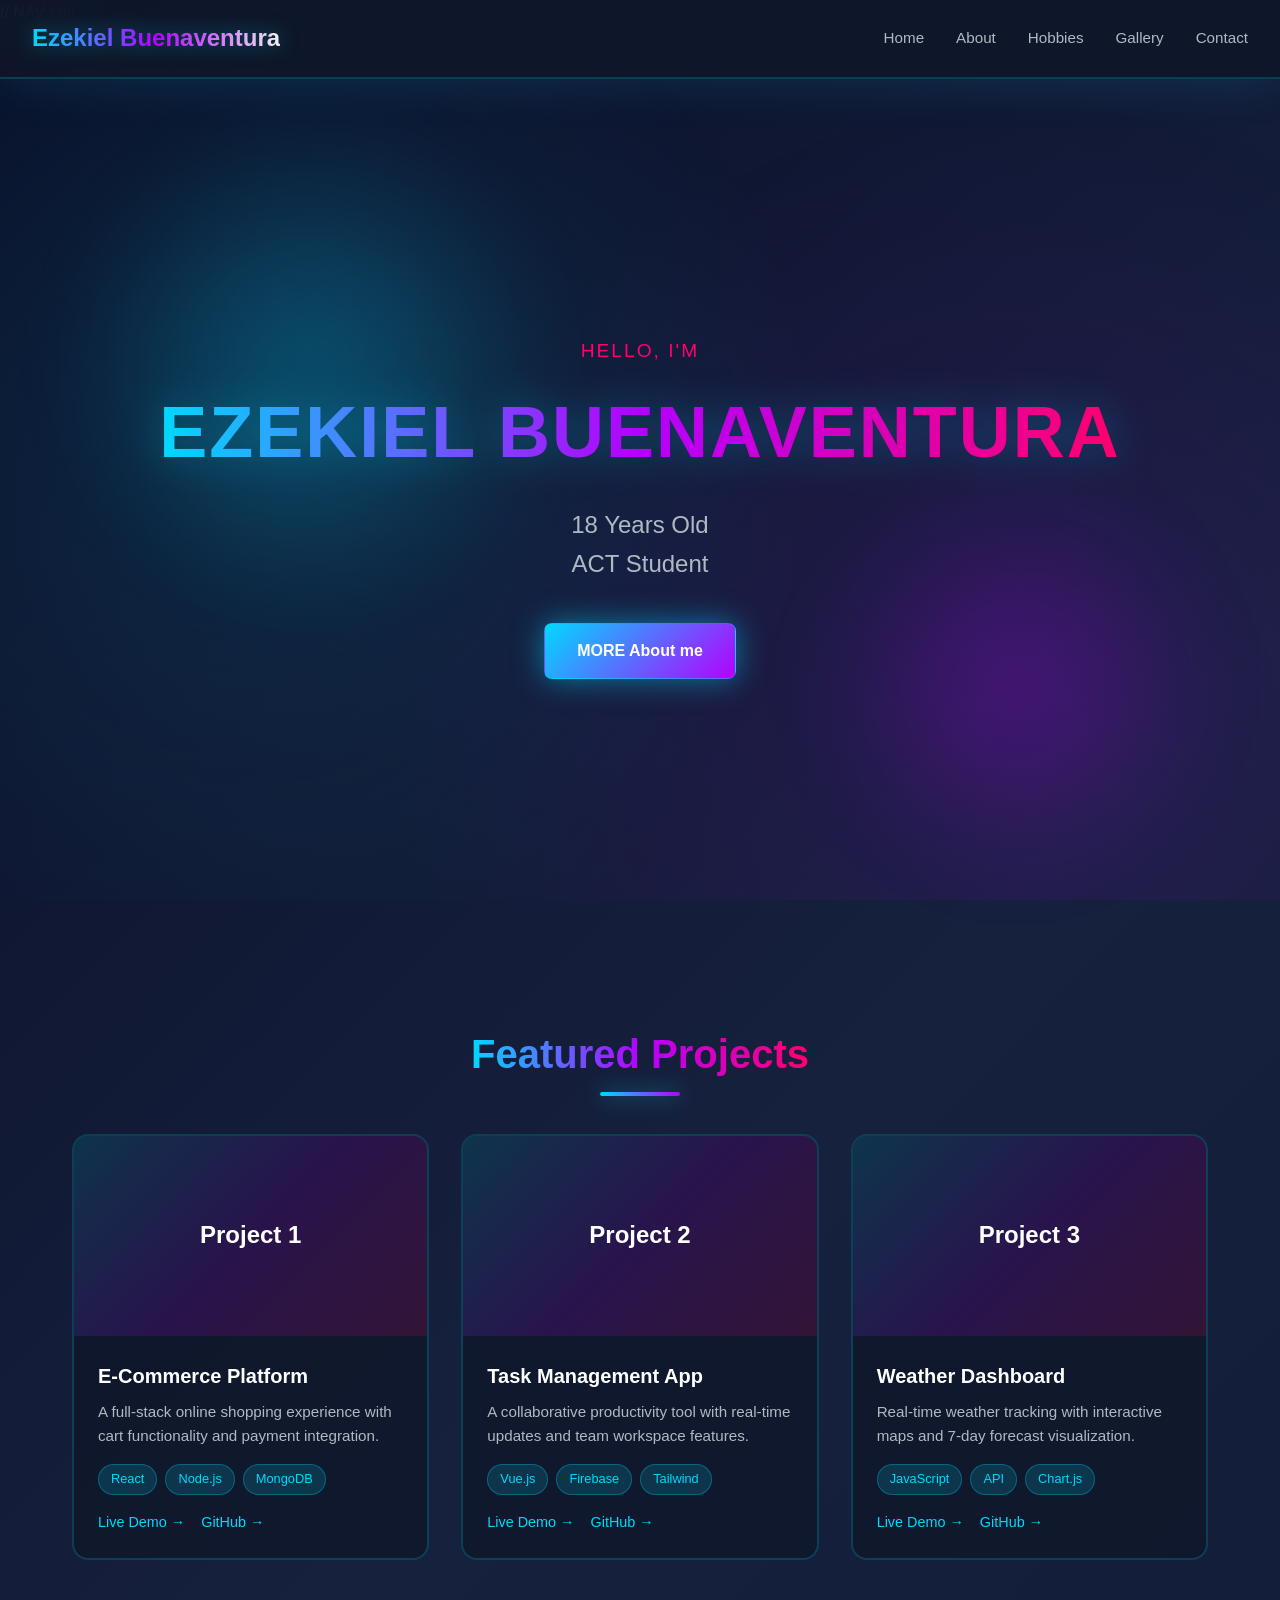
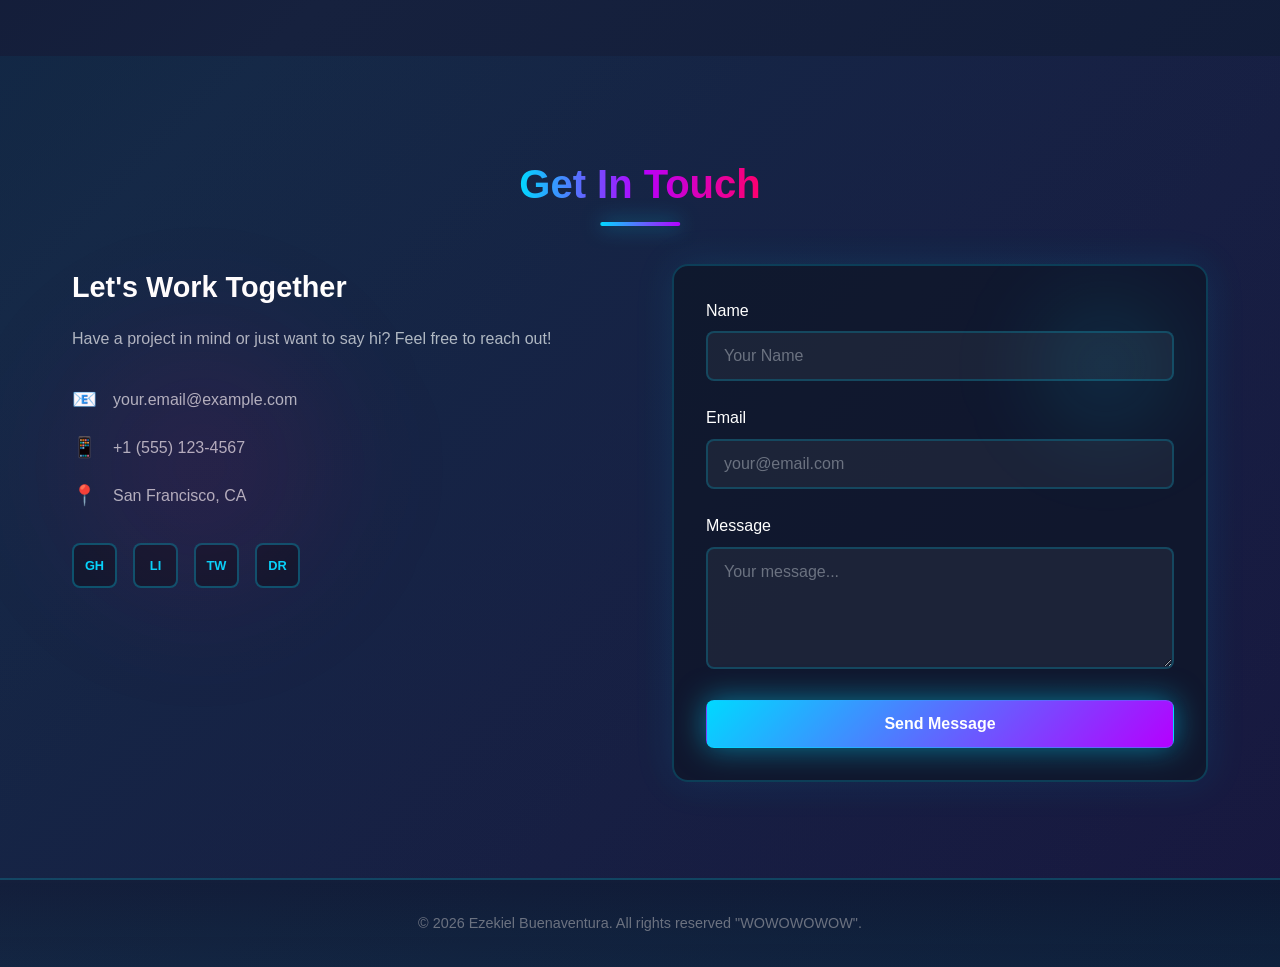
<file: WEBPERSONAL/index.html>
<!DOCTYPE html>
<html lang="en">
<head>
  <meta charset="UTF-8">
  <meta name="viewport" content="width=device-width, initial-scale=1.0">
  <title>My Portfolio</title>
  <link rel="stylesheet" href="style.css">
</head>
<body>

    // NAV ko//
  <nav class="navbar">
    <div class="nav-brand">Ezekiel Buenaventura</div>
    <div class="nav-links">
      <a href="index.html">Home</a>
      <a href="about.html">About</a>
      <a href="hobbies.html">Hobbies</a>
      <a href="gallery.html">Gallery</a>
      <a href="#contact">Contact</a>
    </div>
  </nav>

  <section id="home" class="hero">
    <div class="hero-content">
      <p class="hero-subtitle">Hello, I'm</p>
      <h3 class="hero-title">EZEKIEL BUENAVENTURA</h3>
      <p class="hero-description">18 Years Old<br>ACT Student</p>
      <div class="hero-buttons">
        <a href="about.html" class="btn btn-primary">MORE About me</a>
      </div>
    </div>
  </section>
  
  
  

  <section id="projects" class="projects">
    <div class="container">
      <h2 class="section-title">Featured Projects</h2>
      <div class="projects-grid">
        <div class="project-card">
          <div class="project-image">
            <div class="project-placeholder">Project 1</div>
          </div>
          <div class="project-info">
            <h3>E-Commerce Platform</h3>
            <p>A full-stack online shopping experience with cart functionality and payment integration.</p>
            <div class="project-tags">
              <span class="tag">React</span>
              <span class="tag">Node.js</span>
              <span class="tag">MongoDB</span>
            </div>
            <div class="project-links">
              <a href="#" class="project-link">Live Demo →</a>
              <a href="#" class="project-link">GitHub →</a>
            </div>
          </div>
        </div>
        <div class="project-card">
          <div class="project-image">
            <div class="project-placeholder">Project 2</div>
          </div>
          <div class="project-info">
            <h3>Task Management App</h3>
            <p>A collaborative productivity tool with real-time updates and team workspace features.</p>
            <div class="project-tags">
              <span class="tag">Vue.js</span>
              <span class="tag">Firebase</span>
              <span class="tag">Tailwind</span>
            </div>
            <div class="project-links">
              <a href="#" class="project-link">Live Demo →</a>
              <a href="#" class="project-link">GitHub →</a>
            </div>
          </div>
        </div>
        <div class="project-card">
          <div class="project-image">
            <div class="project-placeholder">Project 3</div>
          </div>
          <div class="project-info">
            <h3>Weather Dashboard</h3>
            <p>Real-time weather tracking with interactive maps and 7-day forecast visualization.</p>
            <div class="project-tags">
              <span class="tag">JavaScript</span>
              <span class="tag">API</span>
              <span class="tag">Chart.js</span>
            </div>
            <div class="project-links">
              <a href="#" class="project-link">Live Demo →</a>
              <a href="#" class="project-link">GitHub →</a>
            </div>
          </div>
        </div>
      </div>
    </div>
  </section>

  <section id="contact" class="contact">
    <div class="container">
      <h2 class="section-title">Get In Touch</h2>
      <div class="contact-content">
        <div class="contact-info">
          <h3>Let's Work Together</h3>
          <p>Have a project in mind or just want to say hi? Feel free to reach out!</p>
          <div class="contact-details">
            <div class="contact-item">
              <span class="contact-icon">📧</span>
              <span>your.email@example.com</span>
            </div>
            <div class="contact-item">
              <span class="contact-icon">📱</span>
              <span>+1 (555) 123-4567</span>
            </div>
            <div class="contact-item">
              <span class="contact-icon">📍</span>
              <span>San Francisco, CA</span>
            </div>
          </div>
          <div class="social-links">
            <a href="#" class="social-link" title="GitHub">GH</a>
            <a href="#" class="social-link" title="LinkedIn">LI</a>
            <a href="#" class="social-link" title="Twitter">TW</a>
            <a href="#" class="social-link" title="Dribbble">DR</a>
          </div>
        </div>
        <form class="contact-form" action="#" method="POST">
          <div class="form-group">
            <label for="name">Name</label>
            <input type="text" id="name" name="name" placeholder="Your Name" required>
          </div>
          <div class="form-group">
            <label for="email">Email</label>
            <input type="email" id="email" name="email" placeholder="your@email.com" required>
          </div>
          <div class="form-group">
            <label for="message">Message</label>
            <textarea id="message" name="message" rows="5" placeholder="Your message..." required></textarea>
          </div>
          <button type="submit" class="btn btn-primary btn-full">Send Message</button>
        </form>
      </div>
    </div>
  </section>

  <footer class="footer">
    <div class="container">
      <p>© 2026 Ezekiel Buenaventura. All rights reserved "WOWOWOWOW".</p>
    </div>
  </footer>

</body>
</html>
</file>
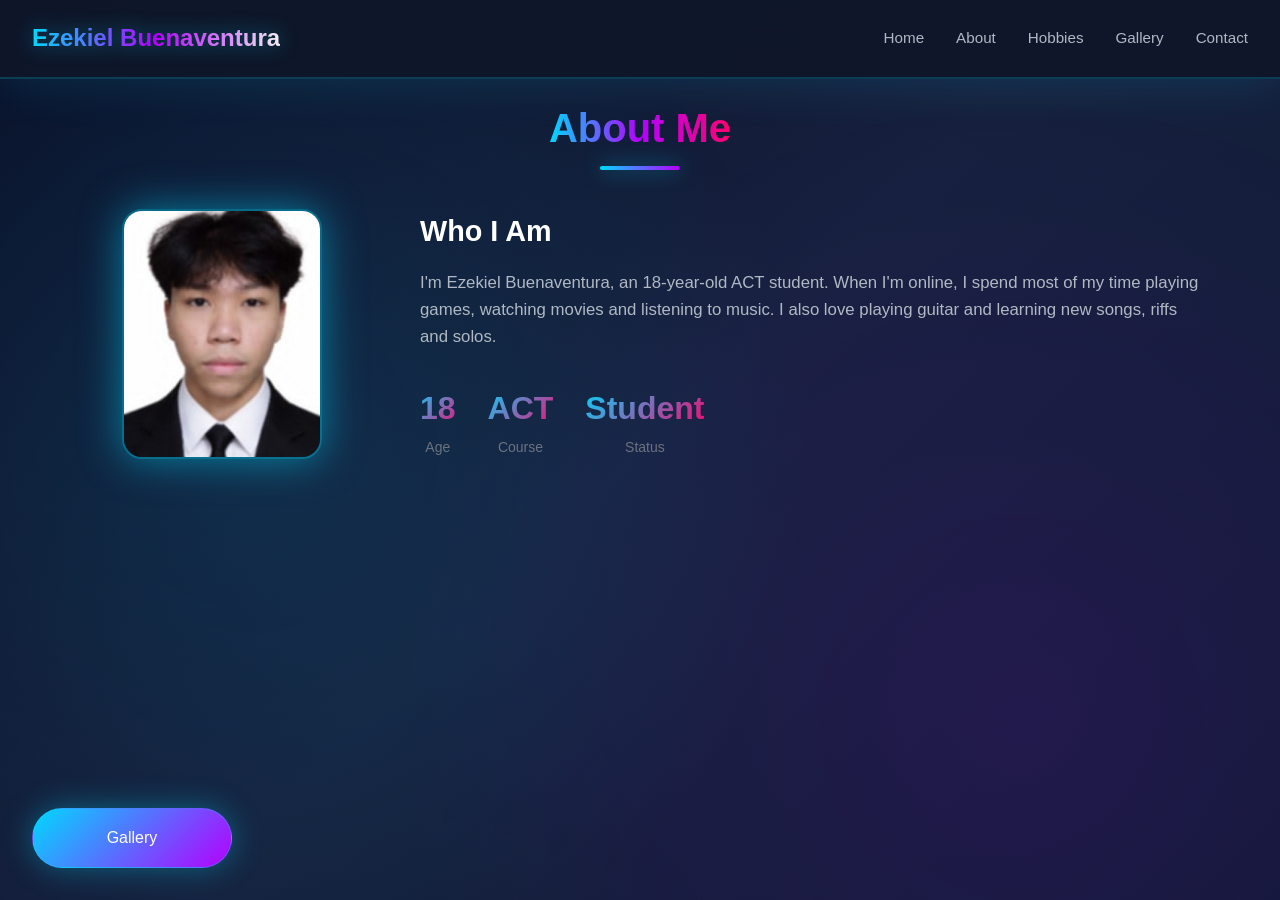
<file: WEBPERSONAL/about.html>
<!DOCTYPE html>
<html lang="en">
<head>
    <meta charset="UTF-8">
    <meta name="viewport" content="width=device-width, initial-scale=1.0">
    <title>About Me</title>
    <link rel="stylesheet" href="style.css">
</head>
<body>

  <nav class="navbar">
    <div class="nav-brand">Ezekiel Buenaventura</div>
    <div class="nav-links">
      <a href="index.html">Home</a>
      <a href="about.html">About</a>
      <a href="hobbies.html">Hobbies</a>
      <a href="gallery.html">Gallery</a>
      <a href="#contact">Contact</a>
    </div>
  </nav>

  <a class="gallery-button btn-primary" href="gallery.html">Gallery</a>

  <section id="about" class="about">
    <div class="container">
      <h2 class="section-title">About Me</h2>
      <div class="about-content">
        <div class="about-image">
          <img src="image/kiel.jpg" alt="My Photo" class="profile-img">
        </div>
        <div class="about-text">
          <h3>Who I Am</h3>
          <p>
            I'm Ezekiel Buenaventura, an 18-year-old ACT student. When I'm online, I spend most of my time playing games,
            watching movies and listening to music. I also love playing guitar and learning new songs, riffs and solos.
          </p>
          <div class="about-stats">
            <div class="stat">
              <span class="stat-number">18</span>
              <span class="stat-label">Age</span>
            </div>
            <div class="stat">
              <span class="stat-number">ACT</span>
              <span class="stat-label">Course</span>
            </div>
            <div class="stat">
              <span class="stat-number">Student</span>
              <span class="stat-label">Status</span>
            </div>
          </div>
        </div>
      </div>
    </div>
  </section>

</body>
</html>
</file>
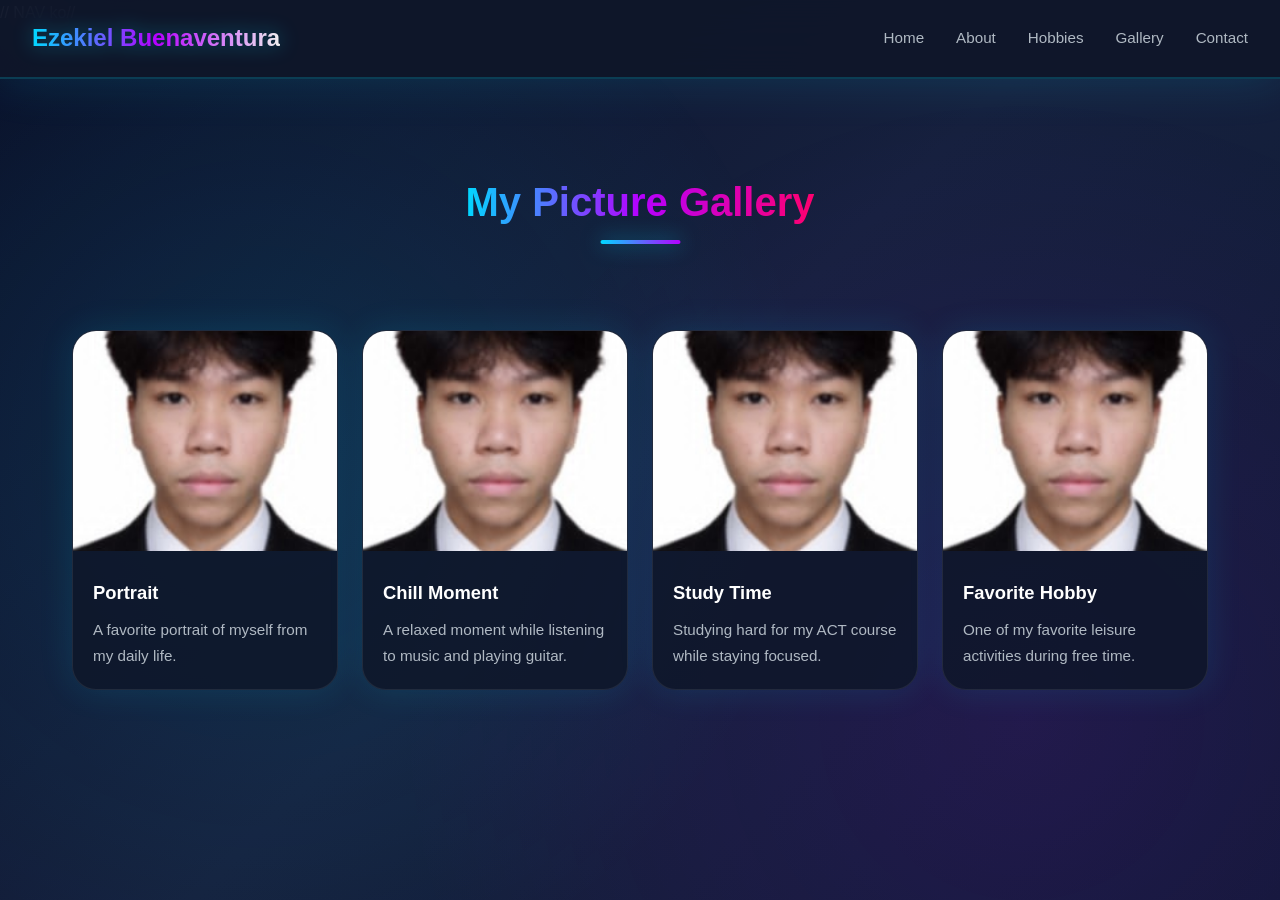
<file: WEBPERSONAL/gallery.html>
<!DOCTYPE html>
<html lang="en">
<head>
  <meta charset="UTF-8">
  <meta name="viewport" content="width=device-width, initial-scale=1.0">
  <title>Gallery</title>
  <link rel="stylesheet" href="style.css">
</head>
<body>
  // NAV ko//
  <nav class="navbar">
    <div class="nav-brand">Ezekiel Buenaventura</div>
    <div class="nav-links">
      <a href="index.html">Home</a>
      <a href="about.html">About</a>
      <a href="hobbies.html">Hobbies</a>
      <a href="gallery.html">Gallery</a>
      <a href="#contact">Contact</a>
    </div>
  </nav>

  <section id="gallery" class="gallery">
    <div class="container">
      <h2 class="section-title">My Picture Gallery</h2>
      <div class="gallery-grid">
        <div class="gallery-card">
          <img src="image/kiel.jpg" alt="Photo 1">
          <div class="gallery-card-content">
            <h3>Portrait</h3>
            <p>A favorite portrait of myself from my daily life.</p>
          </div>
        </div>
        <div class="gallery-card">
          <img src="image/kiel.jpg" alt="Photo 2">
          <div class="gallery-card-content">
            <h3>Chill Moment</h3>
            <p>A relaxed moment while listening to music and playing guitar.</p>
          </div>
        </div>
        <div class="gallery-card">
          <img src="image/kiel.jpg" alt="Photo 3">
          <div class="gallery-card-content">
            <h3>Study Time</h3>
            <p>Studying hard for my ACT course while staying focused.</p>
          </div>
        </div>
        <div class="gallery-card">
          <img src="image/kiel.jpg" alt="Photo 4">
          <div class="gallery-card-content">
            <h3>Favorite Hobby</h3>
            <p>One of my favorite leisure activities during free time.</p>
          </div>
        </div>
      </div>
    </div>
  </section>
</body>
</html>
</file>
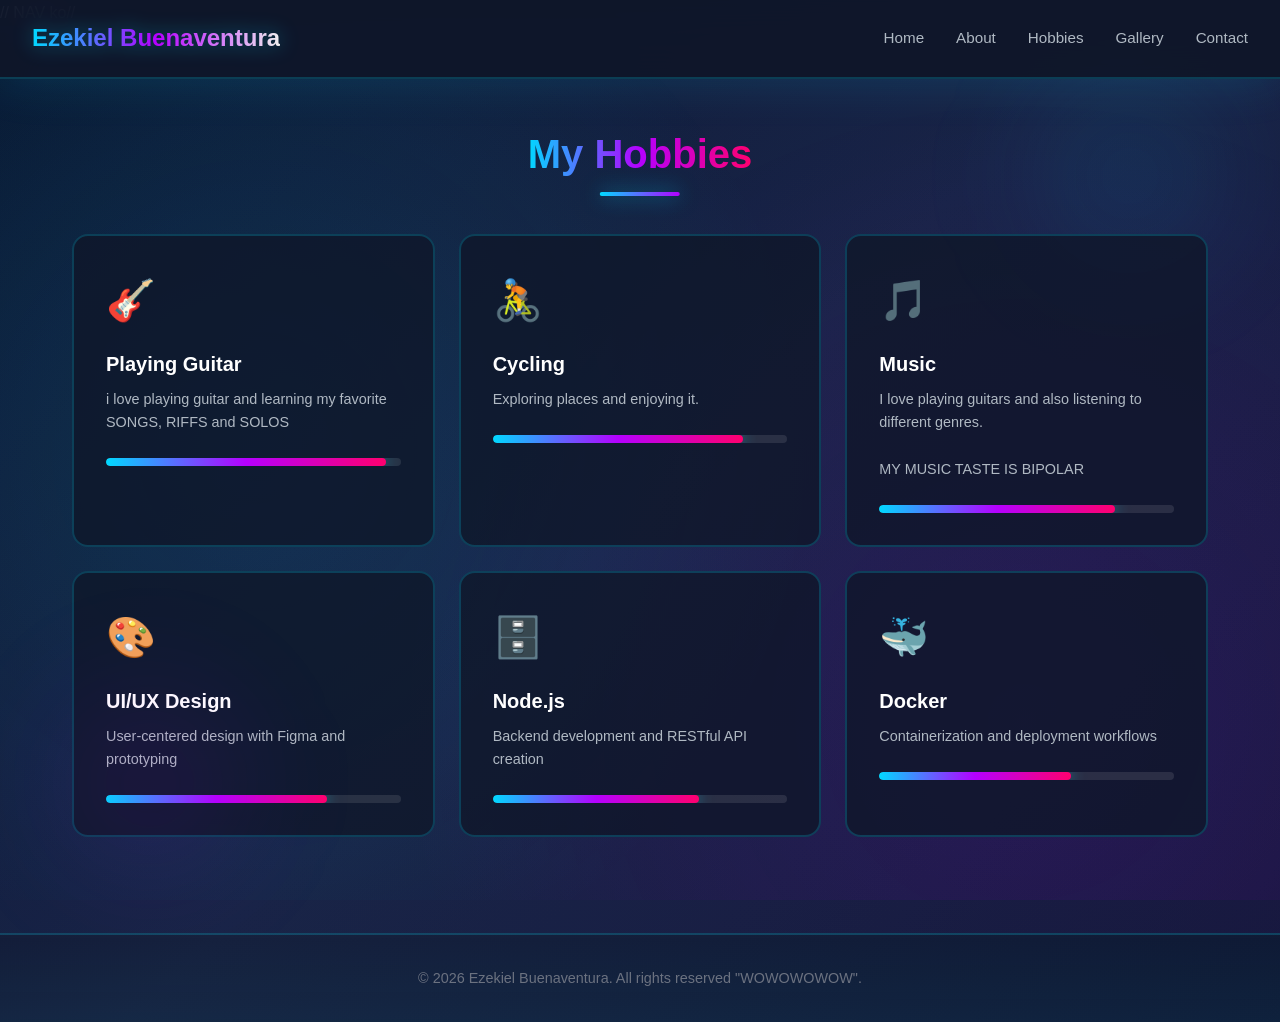
<file: WEBPERSONAL/hobbies.html>
<!DOCTYPE html>
<html lang="en">
<head>
    <meta charset="UTF-8">
    <meta name="viewport" content="width=device-width, initial-scale=1.0">
    <title>My Hobbies</title>
    <link rel="stylesheet" href="style.css">
</head>
<body>


   // NAV ko//
  <nav class="navbar">
    <div class="nav-brand">Ezekiel Buenaventura</div>
    <div class="nav-links">
      <a href="index.html">Home</a>
      <a href="about.html">About</a>
      <a href="hobbies.html">Hobbies</a>
      <a href="gallery.html">Gallery</a>
      <a href="#contact">Contact</a>
    </div>
  </nav>

     <section id="skills" class="skills">
    <div class="container">
      <h2 class="section-title">My Hobbies</h2>
      <div class="skills-grid">
        <div class="skill-card">
          <div class="skill-icon">🎸</div>
          <h3>Playing Guitar</h3>
          <p>i love playing guitar and learning my favorite SONGS, RIFFS and SOLOS</p>
          <div class="skill-bar">
            <div class="skill-progress" style="width: 95%"></div>
          </div>
        </div>
        <div class="skill-card">
          <div class="skill-icon">🚴</div>
          <h3>Cycling</h3>
          <p>Exploring places and enjoying it.</p>
          <div class="skill-bar">
            <div class="skill-progress" style="width: 85%"></div>
          </div>
        </div>
        <div class="skill-card">
          <div class="skill-icon">🎵</div>
          <h3>Music</h3>
          <p>I love playing guitars and also listening to different genres.</p>
          <p>MY MUSIC TASTE IS BIPOLAR</p>
          <div class="skill-bar">
            <div class="skill-progress" style="width: 80%"></div>
          </div>
        </div>
        <div class="skill-card">
          <div class="skill-icon">🎨</div>
          <h3>UI/UX Design</h3>
          <p>User-centered design with Figma and prototyping</p>
          <div class="skill-bar">
            <div class="skill-progress" style="width: 75%"></div>
          </div>
        </div>
        <div class="skill-card">
          <div class="skill-icon">🗄️</div>
          <h3>Node.js</h3>
          <p>Backend development and RESTful API creation</p>
          <div class="skill-bar">
            <div class="skill-progress" style="width: 70%"></div>
          </div>
        </div>
        <div class="skill-card">
          <div class="skill-icon">🐳</div>
          <h3>Docker</h3>
          <p>Containerization and deployment workflows</p>
          <div class="skill-bar">
            <div class="skill-progress" style="width: 65%"></div>
          </div>
        </div>
      </div>
    </div>
  </section>

    <footer class="footer">
    <div class="container">
      <p>© 2026 Ezekiel Buenaventura. All rights reserved "WOWOWOWOW".</p>
    </div>
  </footer>
</body>
</html>
</file>
<file: WEBPERSONAL/style.css>
:root {
  --primary-color: #00d9ff;
  --secondary-color: #f8f8f8;
  --accent-color: #ff006e;
  --text-primary: #ffffff;
  --text-secondary: #b0b9c3;
  --text-muted: #6b7280;
  --card-bg: rgba(15, 23, 42, 0.7);
  --card-border: rgba(255, 255, 255, 0.1);
  --gradient-bg: linear-gradient(135deg, #0a0e27 0%, #16213e 50%, #0f1a35 100%);
  --gradient-1: linear-gradient(135deg, #00d9ff 0%, #b500ff 100%);
  --gradient-2: linear-gradient(135deg, #b500ff 0%, #ff006e 100%);
  --shadow-glow: 0 0 30px rgba(0, 217, 255, 0.3);
}

* {
  margin: 0;
  padding: 0;
  box-sizing: border-box;
}

html {
  scroll-behavior: smooth;
}

body {
  font-family: 'Inter', -apple-system, BlinkMacSystemFont, 'Segoe UI', Roboto, sans-serif;
  background: var(--gradient-bg);
  color: var(--text-primary);
  line-height: 1.6;
  min-height: 100vh;
  overflow-x: hidden;
  position: relative;
}

body::before {
  content: '';
  position: fixed;
  top: 0;
  left: 0;
  right: 0;
  bottom: 0;
  background: radial-gradient(circle at 20% 50%, rgba(0, 217, 255, 0.1) 0%, transparent 50%),
              radial-gradient(circle at 80% 80%, rgba(181, 0, 255, 0.1) 0%, transparent 50%);
  pointer-events: none;
  z-index: -1;
}

a {
  text-decoration: none;
  color: inherit;
}

.container {
  max-width: 1200px;
  margin: 0 auto;
  padding: 0 2rem;
}

.navbar {
  position: fixed;
  top: 0;
  left: 0;
  right: 0;
  z-index: 1000;
  display: flex;
  justify-content: space-between;
  align-items: center;
  padding: 1.2rem 2rem;
  background: rgba(15, 23, 42, 0.95);
  backdrop-filter: blur(20px);
  border-bottom: 2px solid rgba(0, 217, 255, 0.2);
  box-shadow: 0 0 50px rgba(0, 217, 255, 0.15);
}
@media (max-width: 768px) {
  .navbar {
    padding: 1rem;
  }
}

.nav-brand {
  font-size: 1.5rem;
  font-weight: 700;
  background: linear-gradient(90deg, #00d9ff 0%, #b500ff 50%, #f0efef 100%);
  -webkit-background-clip: text;
  -webkit-text-fill-color: transparent;
  background-clip: text;
  filter: drop-shadow(0 0 10px rgba(0, 217, 255, 0.4));
}

.nav-links {
  display: flex;
  gap: 2rem;
}

.nav-links a {
  color: var(--text-secondary);
  font-weight: 500;
  font-size: 0.95rem;
  transition: color 0.3s ease;
  position: relative;
}

.nav-links a::after {
  content: '';
  position: absolute;
  bottom: -4px;
  left: 0;
  width: 0;
  height: 2px;
  background: linear-gradient(90deg, #00d9ff, #b500ff);
  transition: width 0.3s ease;
  box-shadow: 0 0 10px rgba(0, 217, 255, 0.6);
}

.nav-links a:hover {
  color: var(--text-primary);
}

.nav-links a:hover::after {
  width: 100%;
}

.hero {
  min-height: 100vh;
  display: flex;
  align-items: center;
  justify-content: center;
  text-align: center;
  padding: 6rem 2rem 2rem;
  position: relative;
  overflow: hidden;
}

.hero::before {
  content: '';
  position: absolute;
  top: 10%;
  left: 5%;
  width: 500px;
  height: 500px;
  background: radial-gradient(circle, rgba(0, 217, 255, 0.25) 0%, transparent 70%);
  border-radius: 50%;
  animation: float 8s ease-in-out infinite;
  filter: blur(40px);
}

.hero::after {
  content: '';
  position: absolute;
  bottom: 5%;
  right: 5%;
  width: 400px;
  height: 400px;
  background: radial-gradient(circle, rgba(181, 0, 255, 0.25) 0%, transparent 70%);
  border-radius: 50%;
  animation: float 10s ease-in-out infinite reverse;
  filter: blur(40px);
}

@keyframes float {
  0%, 100% { transform: translateY(0px); }
  50% { transform: translateY(-20px); }
}

.hero-content {
  position: relative;
  z-index: 1;
}

.hero-subtitle {
  font-size: 1.2rem;
  color: var(--accent-color);
  font-weight: 500;
  margin-bottom: 0.5rem;
  letter-spacing: 2px;
  text-transform: uppercase;
}

.hero-title {
  font-size: 4.5rem;
  font-weight: 700;
  margin-bottom: 1rem;
  background: linear-gradient(90deg, #00d9ff 0%, #b500ff 50%, #ff006e 100%);
  -webkit-background-clip: text;
  -webkit-text-fill-color: transparent;
  background-clip: text;
  filter: drop-shadow(0 0 20px rgba(0, 217, 255, 0.3));
  letter-spacing: 2px;
}

.profile-img {
  width: 200px;
  height: 250px;
  object-fit: cover;
  border-radius: 20px;
  box-shadow: 0 0 40px rgba(0, 217, 255, 0.5), inset 0 0 20px rgba(0, 217, 255, 0.2);
  border: 2px solid rgba(0, 217, 255, 0.4);
  transition: all 0.3s ease;
}

.profile-img:hover {
  box-shadow: 0 0 60px rgba(181, 0, 255, 0.6), inset 0 0 20px rgba(0, 217, 255, 0.2);
  border-color: rgba(181, 0, 255, 0.6);
}

.hero-description {
  font-size: 1.5rem;
  color: var(--text-secondary);
  margin-bottom: 2.5rem;
}

.hero-buttons {
  display: flex;
  gap: 1rem;
  justify-content: center;
}

.btn {
  display: inline-block;
  padding: 0.875rem 2rem;
  border-radius: 0.5rem;
  font-weight: 600;
  font-size: 1rem;
  transition: all 0.3s ease;
  cursor: pointer;
  border: none;
}

.btn-primary {
  background: linear-gradient(135deg, #00d9ff 0%, #b500ff 100%);
  color: white;
  box-shadow: 0 0 30px rgba(0, 217, 255, 0.5);
  border: 1px solid rgba(0, 217, 255, 0.3);
  position: relative;
  overflow: hidden;
}

.btn-primary::before {
  content: '';
  position: absolute;
  top: 0;
  left: -100%;
  width: 100%;
  height: 100%;
  background: linear-gradient(90deg, transparent, rgba(255, 255, 255, 0.3), transparent);
  transition: left 0.5s ease;
}

.btn-primary:hover::before {
  left: 100%;
}

.btn-primary:hover {
  transform: translateY(-3px);
  box-shadow: 0 0 50px rgba(0, 217, 255, 0.7), inset 0 0 20px rgba(0, 217, 255, 0.2);
}

.btn-secondary {
  background: transparent;
  color: var(--text-primary);
  border: 2px solid var(--card-border);
}

.about {
  padding: 9rem 0 4rem;
}

.about-content {
  display: grid;
  grid-template-columns: 1fr 1.2fr;
  gap: 2rem;
  align-items: center;
}

.about-image {
  display: flex;
  justify-content: center;
}

.about-text h3 {
  font-size: 2rem;
  margin-bottom: 1rem;
  color: var(--text-primary);
}

.about-text p {
  color: var(--text-secondary);
  margin-bottom: 1.8rem;  
}
.gallery-button {
  position: fixed;
  left: 2rem;
  bottom: 2rem; 
  z-index: 1100;
  padding: 1rem 1.4rem;
  border-radius: 999px;
  box-shadow: 0 0 30px rgba(0, 217, 255, 0.35);
  transition: transform 0.3s ease, box-shadow 0.3s ease;
  width: 200px;
  text-align: center;

  margin: 0; 
  @media (max-width: 768px) {
  .gallery-button {
    left: 50%;
    bottom: 1rem;
    transform: translateX(-50%); /* center sa baba */
    
    width: 90%; /* responsive */
    max-width: 300px;
    padding: 0.8rem;

    font-size: 0.9rem;
  }
}
}
.gallery-button:hover {
  transform: translateY(-20px) scale(0.80);
  box-shadow: 0 0 40px rgba(0, 217, 255, 0.55);
}

.gallery {
  padding: 9rem 0 4rem;
}

.gallery .section-title {
  text-align: center;
}

.gallery-grid {
  display: grid;
  grid-template-columns: repeat(auto-fit, minmax(240px, 1fr));
  gap: 1.5rem;
  margin-top: 3rem;
}

.gallery-card {
  background: rgba(15, 23, 42, 0.85);
  border: 1px solid rgba(255, 255, 255, 0.08);
  border-radius: 24px;
  overflow: hidden;
  box-shadow: 0 0 35px rgba(0, 217, 255, 0.12);
  transition: transform 0.3s ease, box-shadow 0.3s ease;
}

.gallery-card:hover {
  transform: translateY(-6px);
  box-shadow: 0 0 45px rgba(0, 217, 255, 0.2);
}

.gallery-card img {
  width: 100%;
  height: 220px;
  object-fit: cover;
}

.gallery-card-content {
  padding: 1.25rem;
}

.gallery-card h3 {
  font-size: 1.15rem;
  margin-bottom: 0.6rem;
}

.gallery-card p {
  color: var(--text-secondary);
  font-size: 0.95rem;
  line-height: 1.7;
}

@media (max-width: 860px) {
  .about-content {
    grid-template-columns: 1fr;
  }

  .gallery-button {
    right: 1rem;
    top: auto;
    bottom: 1.5rem;
    transform: none;
  }
}

.btn-secondary:hover {
  border-color: var(--primary-color);
  background: rgba(99, 102, 241, 0.1);
}

.btn-full {
  width: 100%;
}

.section-title {
  font-size: 2.5rem;
  font-weight: 700;
  text-align: center;
  margin-bottom: 3rem;
  position: relative;
  display: inline-block;
  left: 50%;
  transform: translateX(-50%);
  background: linear-gradient(90deg, #00d9ff 0%, #b500ff 50%, #ff006e 100%);
  -webkit-background-clip: text;
  -webkit-text-fill-color: transparent;
  background-clip: text;
}

.section-title::after {
  content: '';
  position: absolute;
  bottom: -10px;
  left: 50%;
  transform: translateX(-50%);
  width: 80px;
  height: 4px;
  background: linear-gradient(90deg, #00d9ff, #b500ff);
  border-radius: 2px;
  box-shadow: 0 0 20px rgba(0, 217, 255, 0.6);
}

.about {
  padding: 6rem 0;
}

.about-content {
  display: grid;
  grid-template-columns: 300px 1fr; 
  gap: 3rem;
  align-items: center;
}



.image-placeholder {
  width: 280px;
  height: 280px;
  border-radius: 1rem;
  background: linear-gradient(135deg, rgba(0, 217, 255, 0.2) 0%, rgba(181, 0, 255, 0.2) 100%);
  display: flex;
  align-items: center;
  justify-content: center;
  font-size: 1.2rem;
  font-weight: 600;
  color: white;
  box-shadow: 0 0 40px rgba(0, 217, 255, 0.4), inset 0 0 20px rgba(0, 217, 255, 0.1);
  border: 2px solid rgba(0, 217, 255, 0.3);
  transition: all 0.3s ease;
}

.image-placeholder:hover {
  box-shadow: 0 0 60px rgba(181, 0, 255, 0.5), inset 0 0 30px rgba(181, 0, 255, 0.2);
  border-color: rgba(181, 0, 255, 0.5);
}

.about-text h3 {
  font-size: 1.8rem;
  margin-bottom: 1rem;
  color: var(--text-primary);
}

.about-text p {
  color: var(--text-secondary);
  margin-bottom: 1rem;
  font-size: 1.05rem;
}

.about-stats {
  display: flex;
  gap: 2rem;
  margin-top: 2rem;
}

.stat {
  text-align: center;
}

.stat-number {
  display: block;
  font-size: 2rem;
  font-weight: 700;
  background: linear-gradient(135deg, var(--primary-color), var(--accent-color));
  -webkit-background-clip: text;
  -webkit-text-fill-color: transparent;
  background-clip: text;
}

.stat-label {
  font-size: 0.875rem;
  color: var(--text-muted);
}

.skills {
  padding: 6rem 0;
  background: linear-gradient(135deg, rgba(0, 217, 255, 0.05) 0%, rgba(181, 0, 255, 0.05) 100%);
  position: relative;
  overflow: hidden;
}

.skills::before {
  content: '';
  position: absolute;
  top: 0;
  right: 0;
  width: 300px;
  height: 300px;
  background: radial-gradient(circle, rgba(0, 217, 255, 0.1) 0%, transparent 70%);
  border-radius: 50%;
  filter: blur(50px);
}

.skills::after {
  content: '';
  position: absolute;
  bottom: 0;
  left: 0;
  width: 300px;
  height: 300px;
  background: radial-gradient(circle, rgba(181, 0, 255, 0.1) 0%, transparent 70%);
  border-radius: 50%;
  filter: blur(50px);
}

.skills-grid {
  display: grid;
  grid-template-columns: repeat(auto-fit, minmax(300px, 1fr));
  gap: 1.5rem;
}

.skill-card {
  background: rgba(15, 23, 42, 0.8);
  border: 2px solid rgba(0, 217, 255, 0.2);
  border-radius: 1rem;
  padding: 2rem;
  transition: all 0.3s ease;
  position: relative;
  overflow: hidden;
}

.skill-card::before {
  content: '';
  position: absolute;
  top: -50%;
  right: -50%;
  width: 200px;
  height: 200px;
  background: radial-gradient(circle, rgba(0, 217, 255, 0.3) 0%, transparent 70%);
  border-radius: 50%;
  opacity: 0;
  transition: opacity 0.3s ease;
  pointer-events: none;
}

.skill-card:hover {
  transform: translateY(-8px);
  border-color: rgba(0, 217, 255, 0.5);
  box-shadow: 0 0 40px rgba(0, 217, 255, 0.3), inset 0 0 20px rgba(0, 217, 255, 0.05);
}

.skill-card:hover::before {
  opacity: 1;
}

.skill-icon {
  font-size: 2.5rem;
  margin-bottom: 1rem;
}

.skill-card h3 {
  font-size: 1.25rem;
  margin-bottom: 0.5rem;
}

.skill-card p {
  color: var(--text-secondary);
  font-size: 0.9rem;
  margin-bottom: 1.5rem;
}

.skill-bar {
  height: 8px;
  background: rgba(255, 255, 255, 0.1);
  border-radius: 4px;
  overflow: hidden;
}

.skill-progress {
  height: 100%;
  background: linear-gradient(90deg, #00d9ff 0%, #b500ff 50%, #ff006e 100%);
  border-radius: 4px;
  animation: fillBar 1.5s ease-out forwards;
  box-shadow: 0 0 15px rgba(0, 217, 255, 0.6);
}

@keyframes fillBar {
  from { width: 0; }
}

.projects {
  padding: 6rem 0;
}

.projects-grid {
  display: grid;
  grid-template-columns: repeat(auto-fit, minmax(350px, 1fr));
  gap: 2rem;
}

.project-card {
  background: rgba(15, 23, 42, 0.8);
  border: 2px solid rgba(0, 217, 255, 0.2);
  border-radius: 1rem;
  overflow: hidden;
  transition: all 0.3s ease;
  position: relative;
}

.project-card:hover {
  transform: translateY(-10px);
  box-shadow: 0 0 50px rgba(0, 217, 255, 0.4), inset 0 0 20px rgba(181, 0, 255, 0.1);
  border-color: rgba(181, 0, 255, 0.4);
}

.project-image {
  height: 200px;
  overflow: hidden;
}

.project-placeholder {
  width: 100%;
  height: 100%;
  background: linear-gradient(135deg, rgba(0, 217, 255, 0.15) 0%, rgba(181, 0, 255, 0.15) 50%, rgba(255, 0, 110, 0.15) 100%);
  display: flex;
  align-items: center;
  justify-content: center;
  font-size: 1.5rem;
  font-weight: 700;
  color: white;
}

.project-info {
  padding: 1.5rem;
}

.project-info h3 {
  font-size: 1.25rem;
  margin-bottom: 0.5rem;
}

.project-info p {
  color: var(--text-secondary);
  font-size: 0.95rem;
  margin-bottom: 1rem;
}

.project-tags {
  display: flex;
  flex-wrap: wrap;
  gap: 0.5rem;
  margin-bottom: 1rem;
}

.tag {
  background: rgba(0, 217, 255, 0.15);
  color: #00d9ff;
  padding: 0.25rem 0.75rem;
  border-radius: 1rem;
  font-size: 0.8rem;
  font-weight: 500;
  border: 1px solid rgba(0, 217, 255, 0.3);
  transition: all 0.3s ease;
}

.tag:hover {
  background: rgba(0, 217, 255, 0.25);
  box-shadow: 0 0 15px rgba(0, 217, 255, 0.4);
}

.project-links {
  display: flex;
  gap: 1rem;
}

.project-link {
  color: #00d9ff;
  font-weight: 500;
  font-size: 0.9rem;
  transition: color 0.3s ease;
  position: relative;
}

.project-link::after {
  content: '';
  position: absolute;
  bottom: -2px;
  left: 0;
  width: 0;
  height: 2px;
  background: linear-gradient(90deg, #00d9ff, #b500ff);
  transition: width 0.3s ease;
}

.project-link:hover {
  color: #b500ff;
}

.project-link:hover::after {
  width: 100%;
}

.contact {
  padding: 6rem 0;
  background: linear-gradient(135deg, rgba(0, 217, 255, 0.05) 0%, rgba(181, 0, 255, 0.05) 100%);
  position: relative;
  overflow: hidden;
}

.contact::before {
  content: '';
  position: absolute;
  top: 50%;
  left: 0;
  width: 400px;
  height: 400px;
  background: radial-gradient(circle, rgba(255, 0, 110, 0.1) 0%, transparent 70%);
  border-radius: 50%;
  filter: blur(50px);
  transform: translateY(-50%);
}

.contact-content {
  display: grid;
  grid-template-columns: 1fr 1fr;
  gap: 4rem;
}

.contact-info h3 {
  font-size: 1.8rem;
  margin-bottom: 1rem;
}

.contact-info > p {
  color: var(--text-secondary);
  margin-bottom: 2rem;
}

.contact-details {
  margin-bottom: 2rem;
}

.contact-item {
  display: flex;
  align-items: center;
  gap: 1rem;
  margin-bottom: 1rem;
  color: var(--text-secondary);
}

.contact-icon {
  font-size: 1.25rem;
}

.social-links {
  display: flex;
  gap: 1rem;
}

.social-link {
  width: 45px;
  height: 45px;
  border-radius: 0.5rem;
  background: rgba(15, 23, 42, 0.8);
  border: 2px solid rgba(0, 217, 255, 0.3);
  display: flex;
  align-items: center;
  justify-content: center;
  font-weight: 600;
  font-size: 0.8rem;
  color: #00d9ff;
  transition: all 0.3s ease;
}

.social-link:hover {
  background: linear-gradient(135deg, #00d9ff 0%, #b500ff 100%);
  color: white;
  border-color: transparent;
  transform: translateY(-5px);
  box-shadow: 0 0 30px rgba(0, 217, 255, 0.5);
}

.contact-form {
  background: rgba(15, 23, 42, 0.8);
  border: 2px solid rgba(0, 217, 255, 0.2);
  border-radius: 1rem;
  padding: 2rem;
  box-shadow: 0 0 40px rgba(0, 217, 255, 0.1);
  position: relative;
  overflow: hidden;
}

.contact-form::before {
  content: '';
  position: absolute;
  top: 0;
  right: 0;
  width: 200px;
  height: 200px;
  background: radial-gradient(circle, rgba(0, 217, 255, 0.15) 0%, transparent 70%);
  border-radius: 50%;
  filter: blur(40px);
  pointer-events: none;
}

.form-group {
  margin-bottom: 1.5rem;
}

.form-group label {
  display: block;
  margin-bottom: 0.5rem;
  font-weight: 500;
  color: var(--text-primary);
}

.form-group input,
.form-group textarea {
  width: 100%;
  padding: 0.875rem 1rem;
  border-radius: 0.5rem;
  border: 2px solid rgba(0, 217, 255, 0.2);
  background: rgba(255, 255, 255, 0.05);
  color: var(--text-primary);
  font-family: inherit;
  font-size: 1rem;
  transition: all 0.3s ease;
}

.form-group input:focus,
.form-group textarea:focus {
  outline: none;
  border-color: #00d9ff;
  box-shadow: 0 0 20px rgba(0, 217, 255, 0.3), inset 0 0 10px rgba(0, 217, 255, 0.1);
  background: rgba(255, 255, 255, 0.08);
}

.form-group input::placeholder,
.form-group textarea::placeholder {
  color: var(--text-muted);
}

.form-group textarea {
  resize: vertical;
  min-height: 120px;
}

.footer {
  padding: 2rem 0;
  text-align: center;
  border-top: 2px solid rgba(20, 201, 233, 0.2);
  color: var(--text-muted);
  font-size: 0.9rem;
  background: linear-gradient(180deg, transparent, rgba(13, 183, 212, 0.05));
}

@media (max-width: 768px) {
  .navbar {
    padding: 1rem;
  }

  .nav-links {
    gap: 1rem;
  }

  .nav-links a {
    font-size: 0.85rem;
  }

  .hero-title {
    font-size: 2.5rem;
  }

  .hero-description {
    font-size: 1.1rem;
  }

  .hero-buttons {
    flex-direction: column;
    align-items: center;
  }

  .about-content {
    grid-template-columns: 1fr;
    text-align: center;
    gap: 2rem;
  }

  .about-stats {
    justify-content: center;
  }

  .contact-content {
    grid-template-columns: 1fr;
    gap: 2rem;
  }

  .projects-grid {
    grid-template-columns: 1fr;
  }

  .section-title {
    font-size: 2rem;
  }
}

@media (max-width: 480px) {
  .hero-title {
    font-size: 2rem;
  }

  .container {
    padding: 0 1rem;
  }

  .skill-card,
  .project-card,
  .contact-form {
    padding: 1.5rem;
  }
}
</file>
